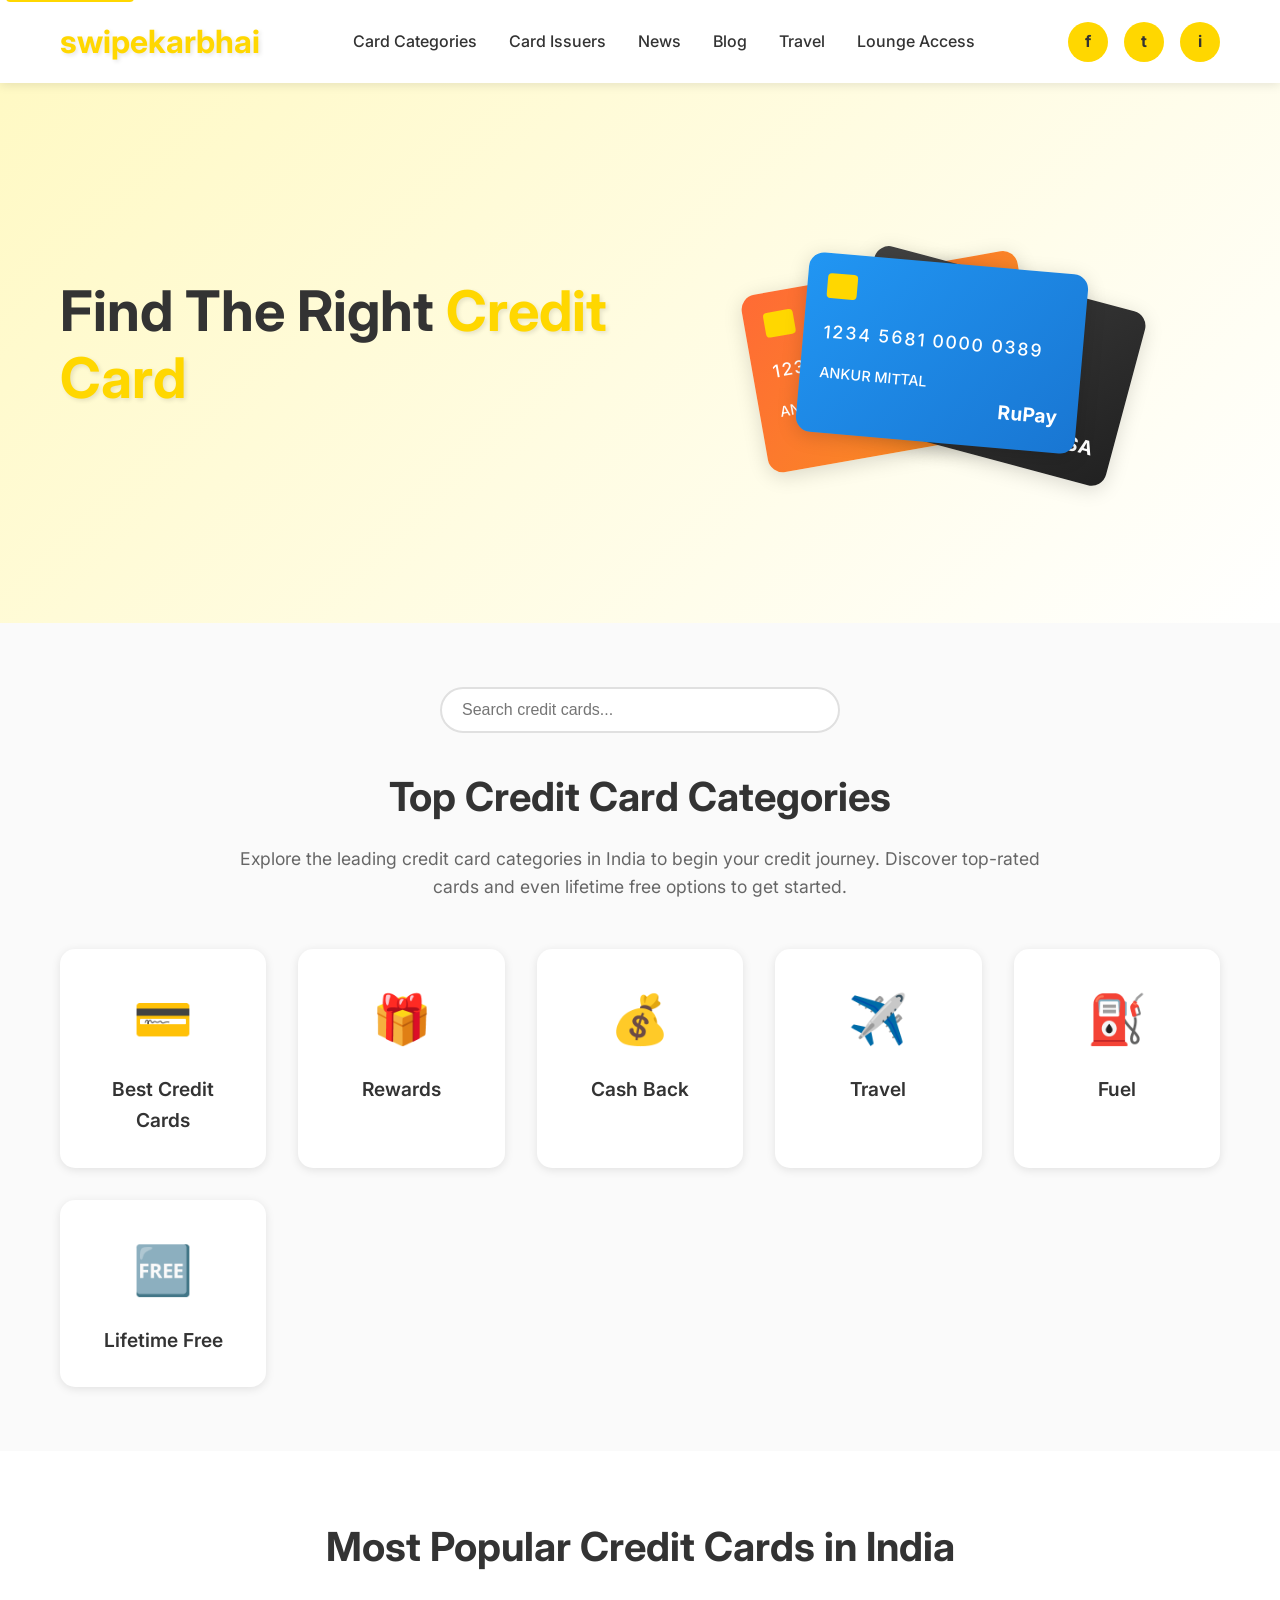
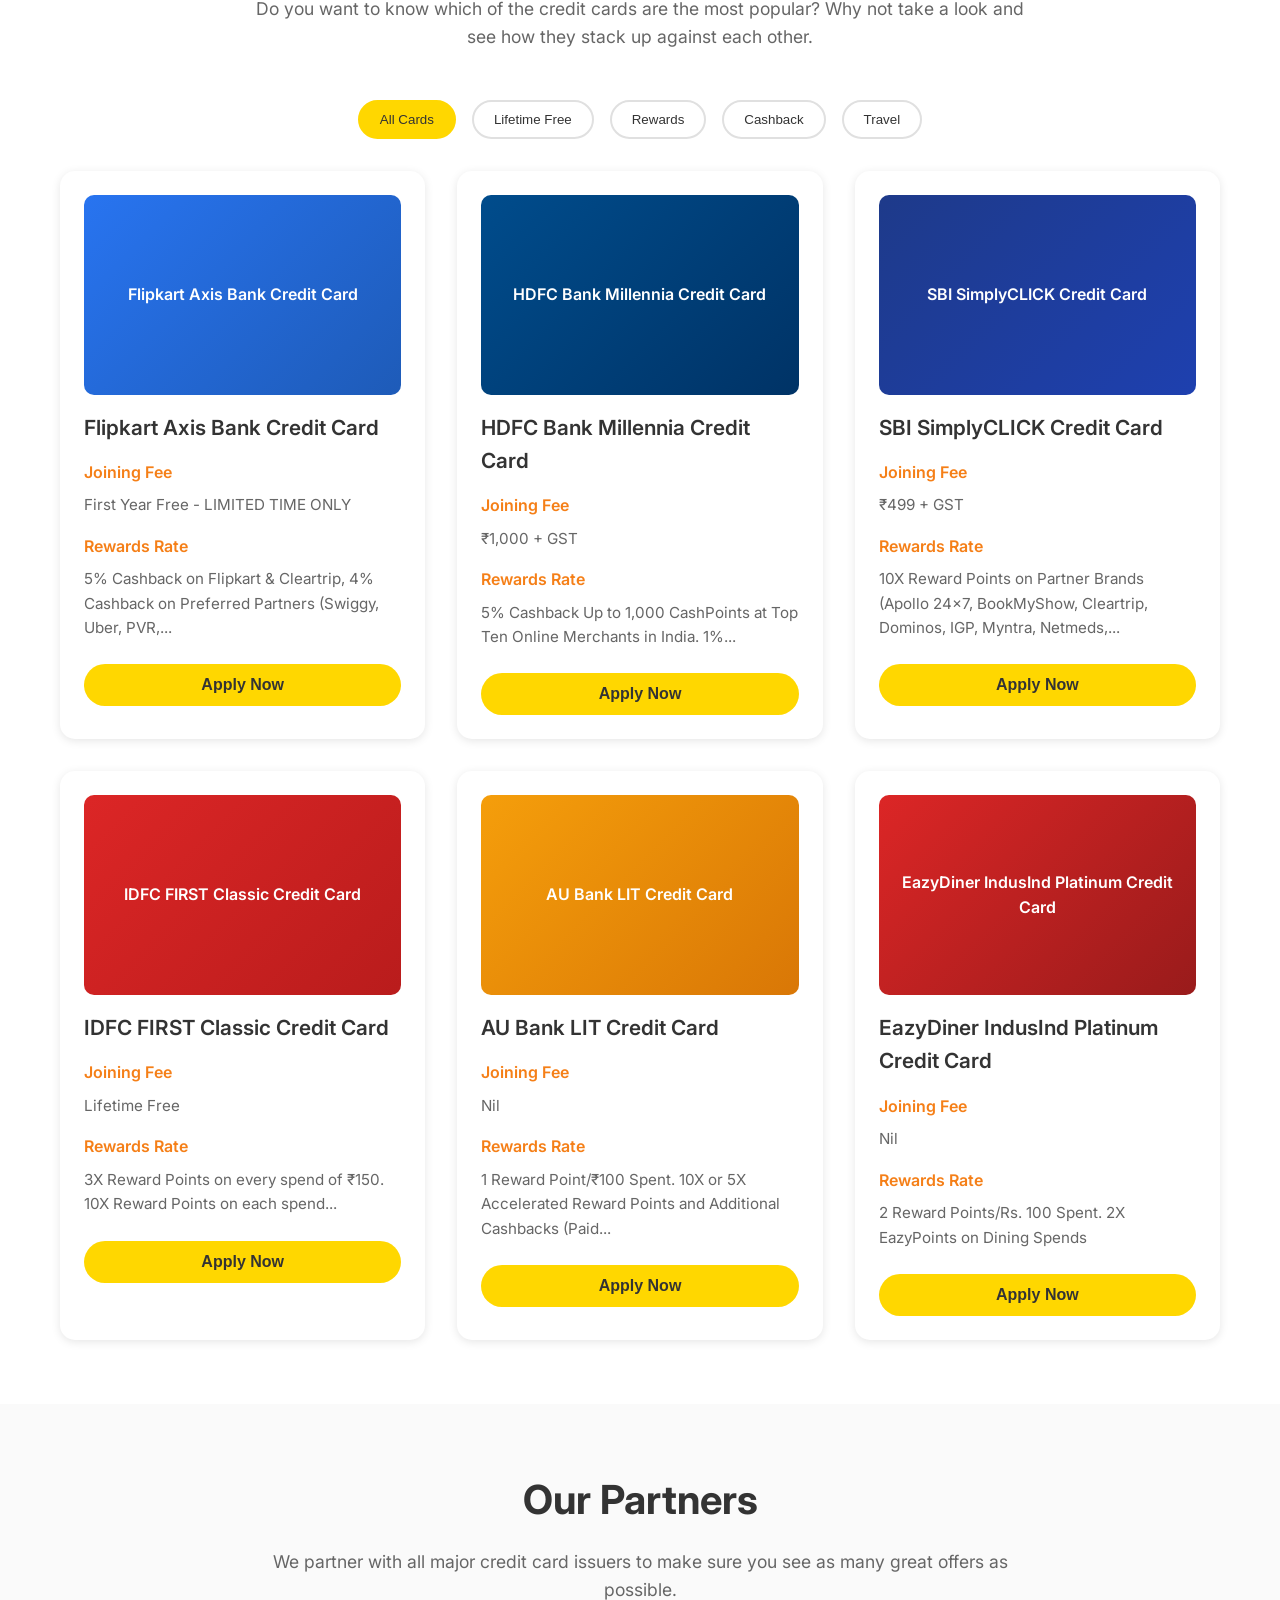
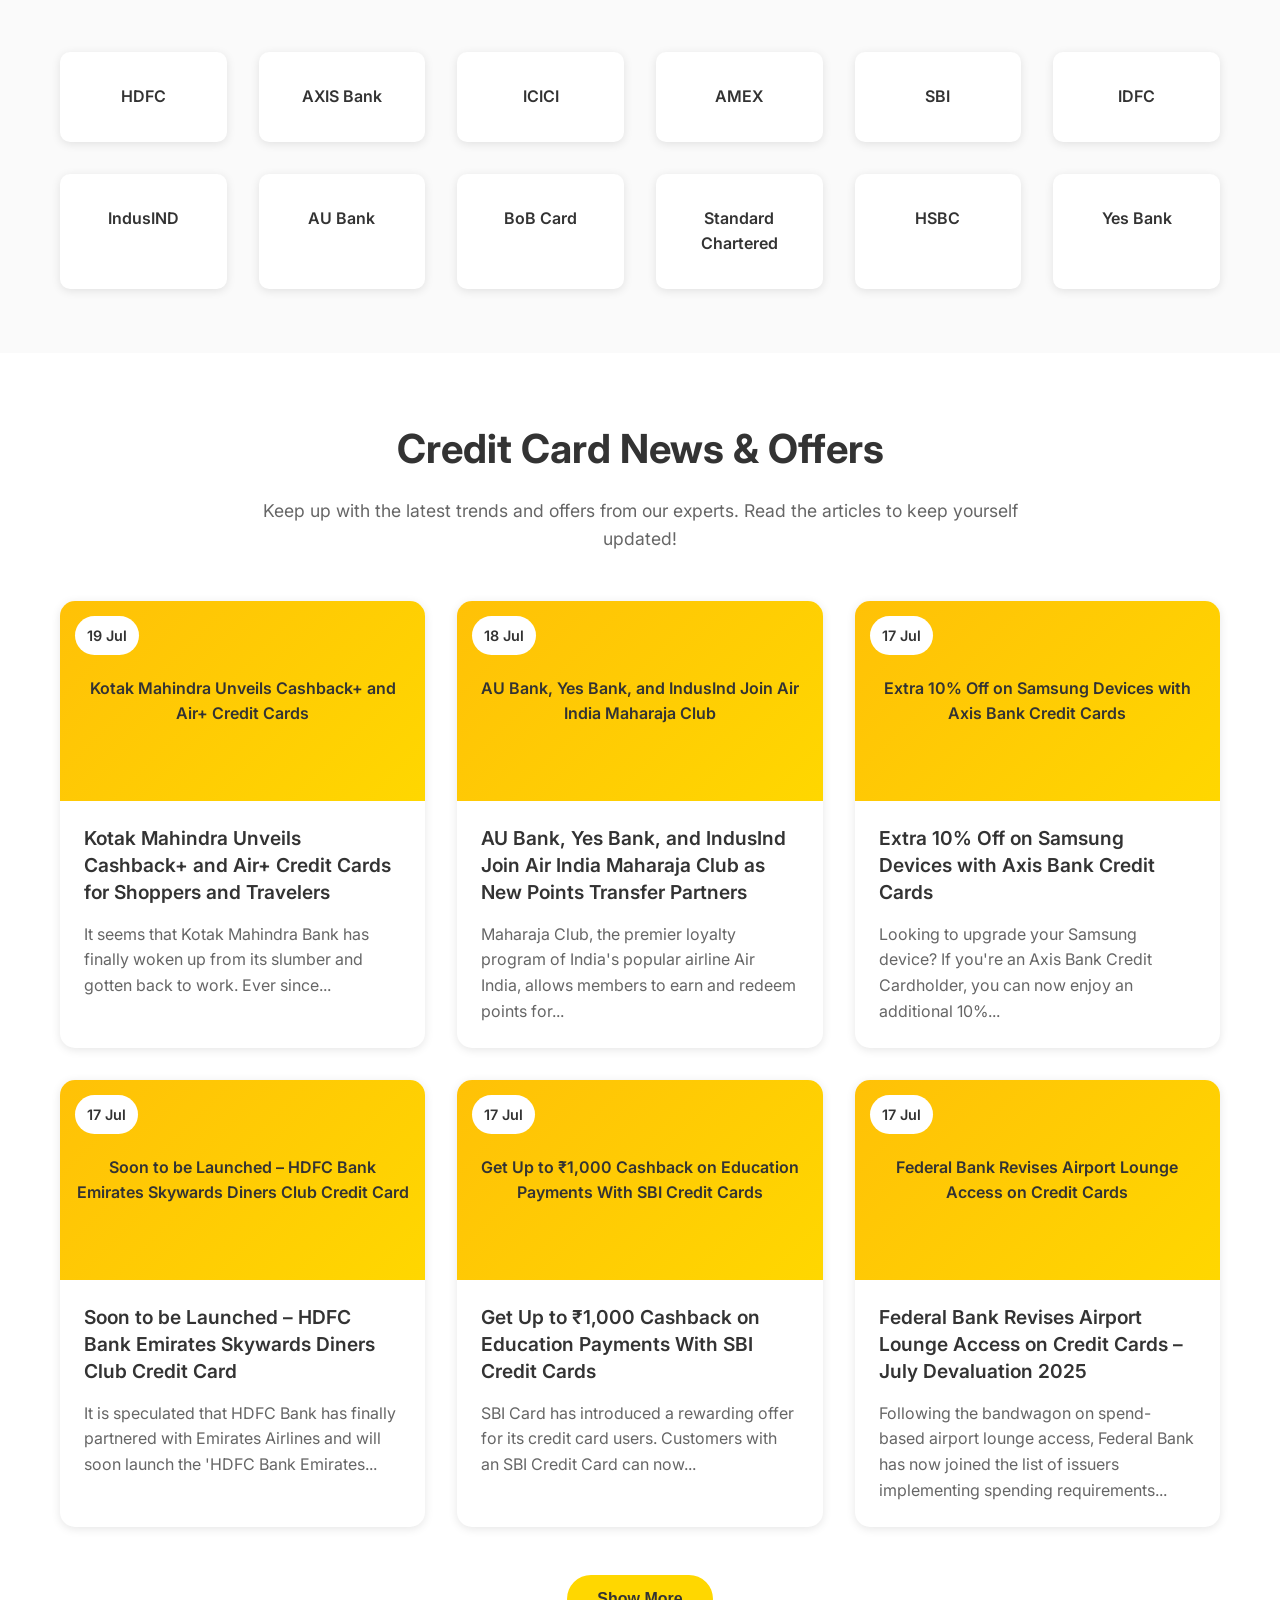
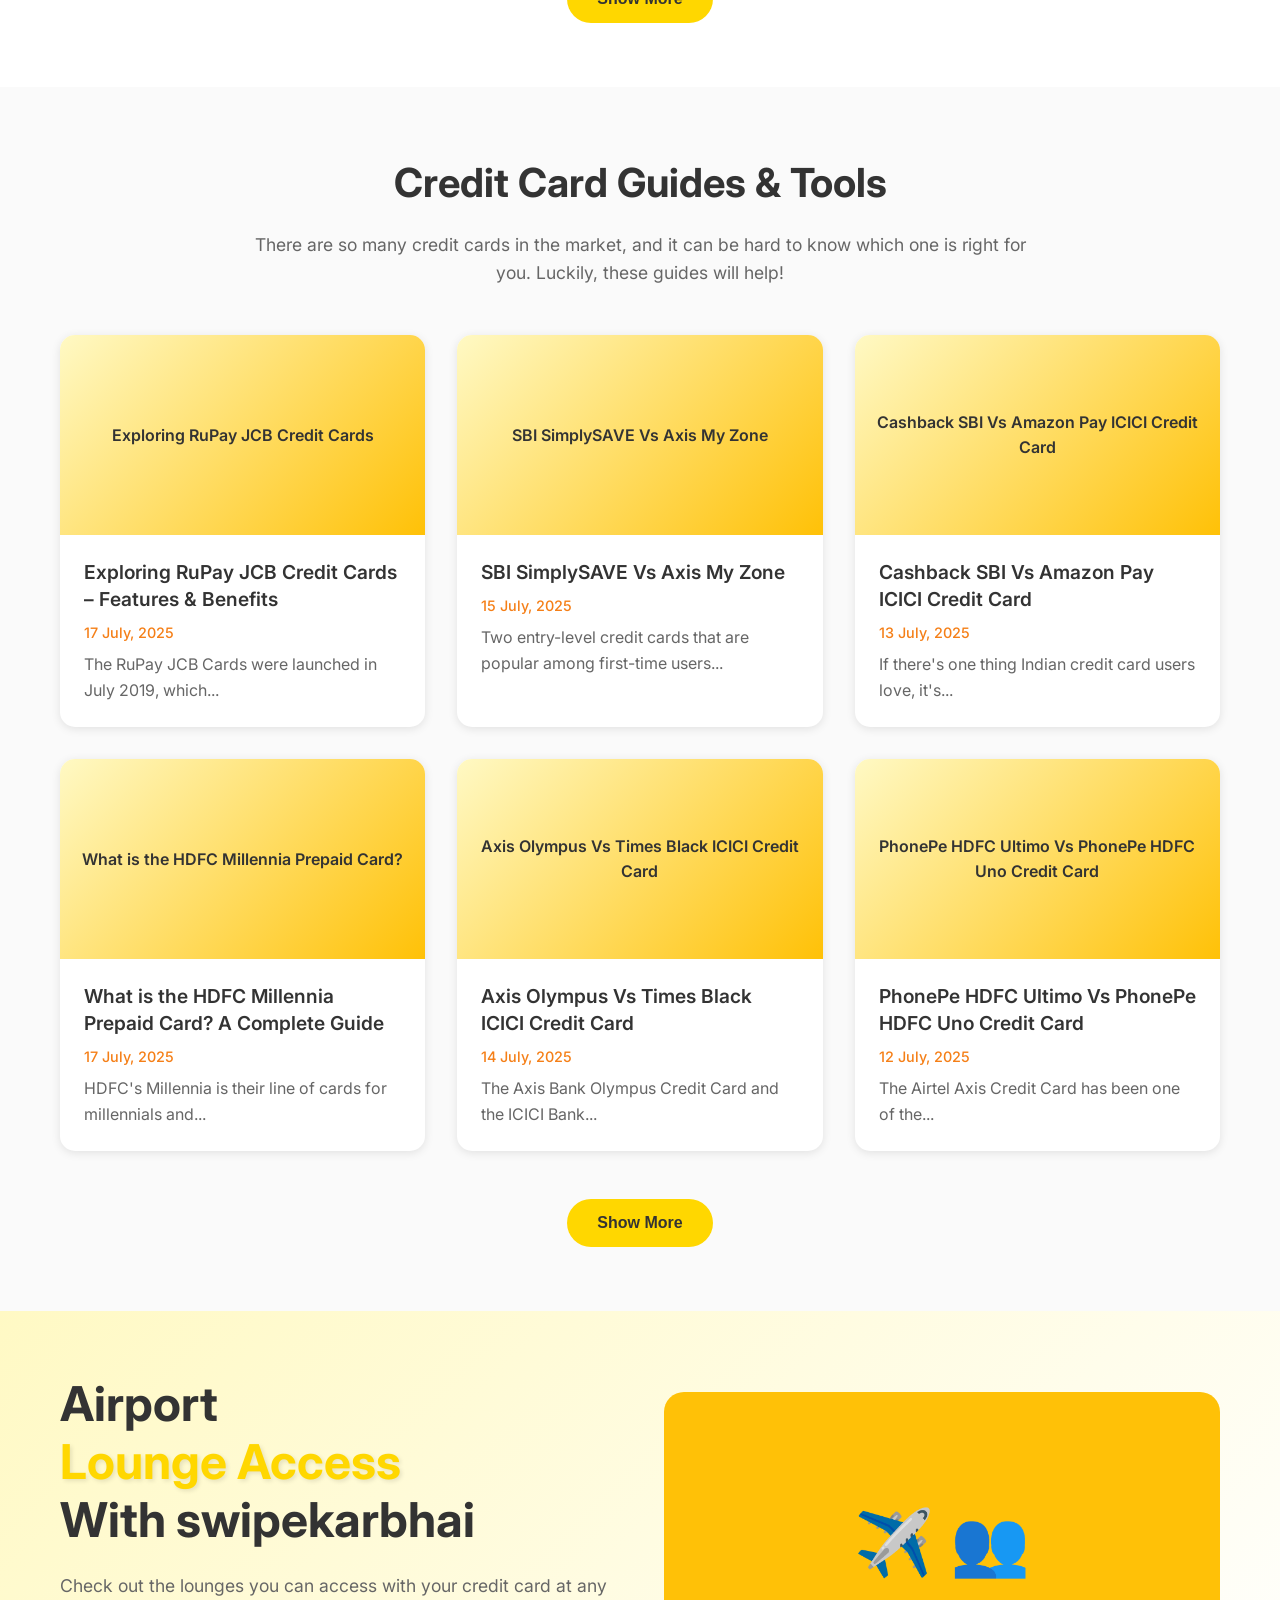
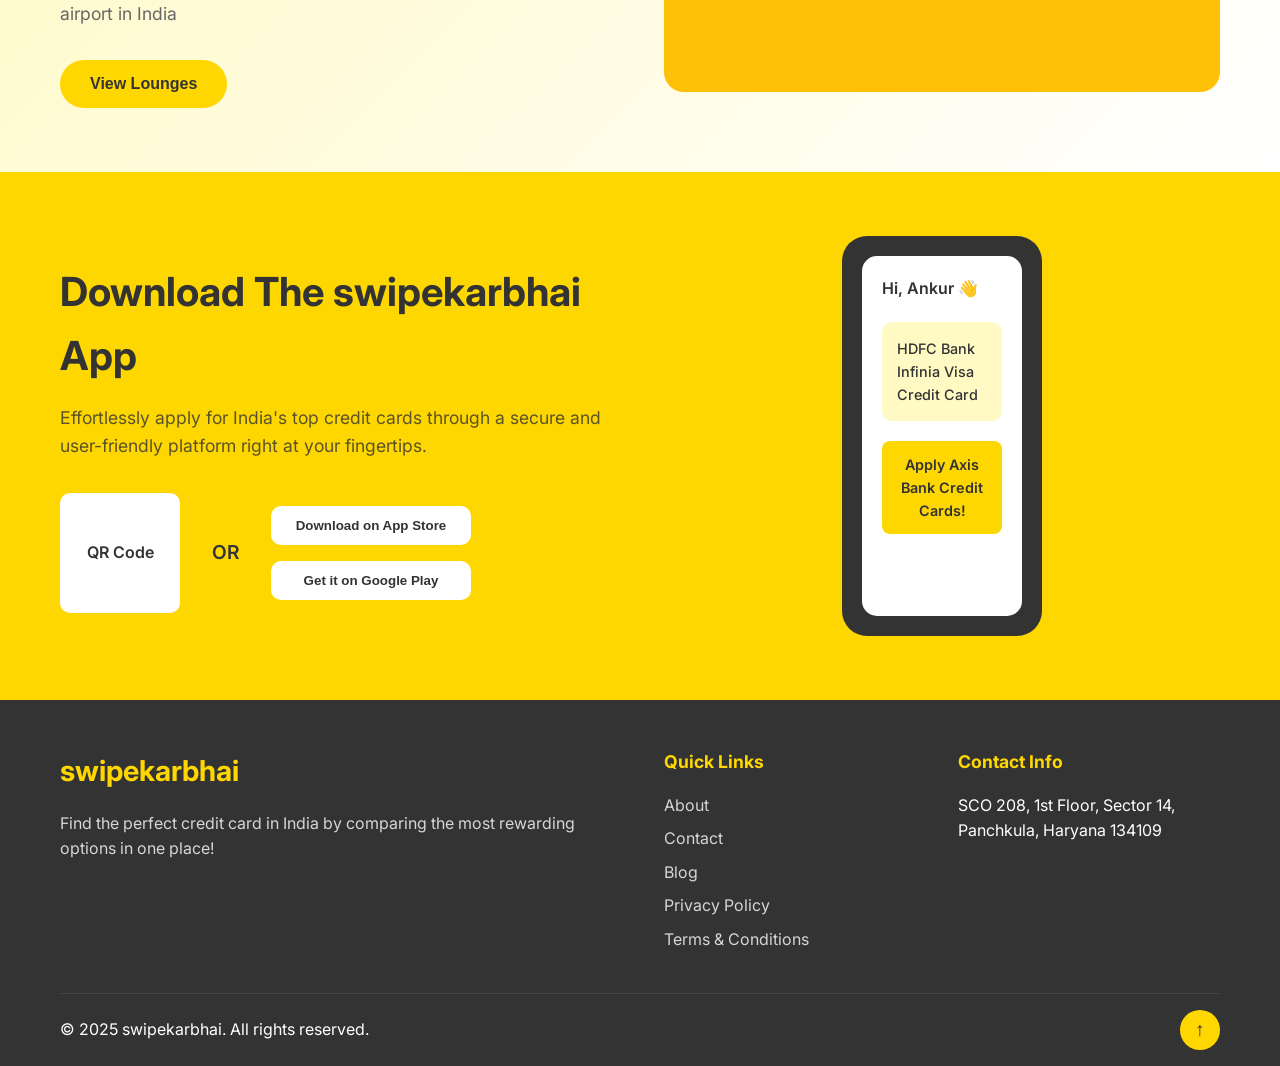
<file: index.html>
<!DOCTYPE html>
<html lang="en">
<head>
    <meta charset="UTF-8">
    <meta name="viewport" content="width=device-width, initial-scale=1.0">
    <title>Compare Credit Cards & Apply Online - swipekarbhai</title>
    <meta name="description" content="Find the perfect credit card in India by comparing the most rewarding options in one place! Compare credit cards and apply online with swipekarbhai.">
    <link rel="stylesheet" href="styles.css">
    <link href="https://fonts.googleapis.com/css2?family=Inter:wght@300;400;500;600;700&display=swap" rel="stylesheet">
</head>
<body>
    <!-- Skip to content link -->
    <a href="#content" class="skip-link">Skip to content</a>

    <!-- Header -->
    <header class="header">
        <div class="container">
            <div class="header-content">
                <div class="logo">
                    <h1>swipekarbhai</h1>
                </div>
                <nav class="nav">
                    <ul class="nav-list">
                        <li><a href="#categories">Card Categories</a></li>
                        <li><a href="#issuers">Card Issuers</a></li>
                        <li><a href="#news">News</a></li>
                        <li><a href="#blog">Blog</a></li>
                        <li><a href="#travel">Travel</a></li>
                        <li><a href="#lounge">Lounge Access</a></li>
                    </ul>
                </nav>
                <div class="social-links">
                    <a href="#" aria-label="Facebook">f</a>
                    <a href="#" aria-label="Twitter">t</a>
                    <a href="#" aria-label="Instagram">i</a>
                </div>
            </div>
        </div>
    </header>

    <!-- Main Content -->
    <main id="content">
        <!-- Hero Section -->
        <section class="hero">
            <div class="container">
                <div class="hero-content">
                    <div class="hero-text">
                        <h1>Find The Right <span class="highlight">Credit Card</span></h1>
                    </div>
                    <div class="hero-image">
                        <div class="credit-cards">
                            <div class="card card-orange">
                                <div class="card-chip"></div>
                                <div class="card-number">1234 5678 9012 3456</div>
                                <div class="card-name">ANSHIKA MITTAL</div>
                            </div>
                            <div class="card card-blue">
                                <div class="card-chip"></div>
                                <div class="card-number">1234 5681 0000 0389</div>
                                <div class="card-name">ANKUR MITTAL</div>
                                <div class="card-logo">RuPay</div>
                            </div>
                            <div class="card card-dark">
                                <div class="card-chip"></div>
                                <div class="card-number">0389</div>
                                <div class="card-logo">VISA</div>
                            </div>
                        </div>
                    </div>
                </div>
            </div>
        </section>

        <!-- Top Credit Card Categories -->
        <section id="categories" class="categories">
            <div class="container">
                <h2>Top Credit Card Categories</h2>
                <p class="section-subtitle">Explore the leading credit card categories in India to begin your credit journey. Discover top-rated cards and even lifetime free options to get started.</p>
                
                <div class="category-grid">
                    <div class="category-item">
                        <div class="category-icon">💳</div>
                        <h3>Best Credit Cards</h3>
                    </div>
                    <div class="category-item">
                        <div class="category-icon">🎁</div>
                        <h3>Rewards</h3>
                    </div>
                    <div class="category-item">
                        <div class="category-icon">💰</div>
                        <h3>Cash Back</h3>
                    </div>
                    <div class="category-item">
                        <div class="category-icon">✈️</div>
                        <h3>Travel</h3>
                    </div>
                    <div class="category-item">
                        <div class="category-icon">⛽</div>
                        <h3>Fuel</h3>
                    </div>
                    <div class="category-item">
                        <div class="category-icon">🆓</div>
                        <h3>Lifetime Free</h3>
                    </div>
                </div>
            </div>
        </section>

        <!-- Most Popular Credit Cards -->
        <section class="popular-cards">
            <div class="container">
                <h2>Most Popular Credit Cards in India</h2>
                <p class="section-subtitle">Do you want to know which of the credit cards are the most popular? Why not take a look and see how they stack up against each other.</p>
                
                <div class="cards-grid">
                    <div class="card-item">
                        <div class="card-image">
                            <div class="card-placeholder flipkart-card">Flipkart Axis Bank Credit Card</div>
                        </div>
                        <h3>Flipkart Axis Bank Credit Card</h3>
                        <div class="card-details">
                            <div class="detail-item">
                                <strong>Joining Fee</strong>
                                <p>First Year Free - LIMITED TIME ONLY</p>
                            </div>
                            <div class="detail-item">
                                <strong>Rewards Rate</strong>
                                <p>5% Cashback on Flipkart & Cleartrip, 4% Cashback on Preferred Partners (Swiggy, Uber, PVR,...</p>
                            </div>
                        </div>
                        <button class="apply-btn">Apply Now</button>
                    </div>

                    <div class="card-item">
                        <div class="card-image">
                            <div class="card-placeholder hdfc-card">HDFC Bank Millennia Credit Card</div>
                        </div>
                        <h3>HDFC Bank Millennia Credit Card</h3>
                        <div class="card-details">
                            <div class="detail-item">
                                <strong>Joining Fee</strong>
                                <p>₹1,000 + GST</p>
                            </div>
                            <div class="detail-item">
                                <strong>Rewards Rate</strong>
                                <p>5% Cashback Up to 1,000 CashPoints at Top Ten Online Merchants in India. 1%...</p>
                            </div>
                        </div>
                        <button class="apply-btn">Apply Now</button>
                    </div>

                    <div class="card-item">
                        <div class="card-image">
                            <div class="card-placeholder sbi-card">SBI SimplyCLICK Credit Card</div>
                        </div>
                        <h3>SBI SimplyCLICK Credit Card</h3>
                        <div class="card-details">
                            <div class="detail-item">
                                <strong>Joining Fee</strong>
                                <p>₹499 + GST</p>
                            </div>
                            <div class="detail-item">
                                <strong>Rewards Rate</strong>
                                <p>10X Reward Points on Partner Brands (Apollo 24×7, BookMyShow, Cleartrip, Dominos, IGP, Myntra, Netmeds,...</p>
                            </div>
                        </div>
                        <button class="apply-btn">Apply Now</button>
                    </div>

                    <div class="card-item">
                        <div class="card-image">
                            <div class="card-placeholder idfc-card">IDFC FIRST Classic Credit Card</div>
                        </div>
                        <h3>IDFC FIRST Classic Credit Card</h3>
                        <div class="card-details">
                            <div class="detail-item">
                                <strong>Joining Fee</strong>
                                <p>Lifetime Free</p>
                            </div>
                            <div class="detail-item">
                                <strong>Rewards Rate</strong>
                                <p>3X Reward Points on every spend of ₹150. 10X Reward Points on each spend...</p>
                            </div>
                        </div>
                        <button class="apply-btn">Apply Now</button>
                    </div>

                    <div class="card-item">
                        <div class="card-image">
                            <div class="card-placeholder au-card">AU Bank LIT Credit Card</div>
                        </div>
                        <h3>AU Bank LIT Credit Card</h3>
                        <div class="card-details">
                            <div class="detail-item">
                                <strong>Joining Fee</strong>
                                <p>Nil</p>
                            </div>
                            <div class="detail-item">
                                <strong>Rewards Rate</strong>
                                <p>1 Reward Point/₹100 Spent. 10X or 5X Accelerated Reward Points and Additional Cashbacks (Paid...</p>
                            </div>
                        </div>
                        <button class="apply-btn">Apply Now</button>
                    </div>

                    <div class="card-item">
                        <div class="card-image">
                            <div class="card-placeholder eazydiner-card">EazyDiner IndusInd Platinum Credit Card</div>
                        </div>
                        <h3>EazyDiner IndusInd Platinum Credit Card</h3>
                        <div class="card-details">
                            <div class="detail-item">
                                <strong>Joining Fee</strong>
                                <p>Nil</p>
                            </div>
                            <div class="detail-item">
                                <strong>Rewards Rate</strong>
                                <p>2 Reward Points/Rs. 100 Spent. 2X EazyPoints on Dining Spends</p>
                            </div>
                        </div>
                        <button class="apply-btn">Apply Now</button>
                    </div>
                </div>
            </div>
        </section>

        <!-- Our Partners -->
        <section id="issuers" class="partners">
            <div class="container">
                <h2>Our Partners</h2>
                <p class="section-subtitle">We partner with all major credit card issuers to make sure you see as many great offers as possible.</p>
                
                <div class="partners-grid">
                    <div class="partner-item">HDFC</div>
                    <div class="partner-item">AXIS Bank</div>
                    <div class="partner-item">ICICI</div>
                    <div class="partner-item">AMEX</div>
                    <div class="partner-item">SBI</div>
                    <div class="partner-item">IDFC</div>
                    <div class="partner-item">IndusIND</div>
                    <div class="partner-item">AU Bank</div>
                    <div class="partner-item">BoB Card</div>
                    <div class="partner-item">Standard Chartered</div>
                    <div class="partner-item">HSBC</div>
                    <div class="partner-item">Yes Bank</div>
                </div>
            </div>
        </section>

        <!-- Credit Card News & Offers -->
        <section id="news" class="news">
            <div class="container">
                <h2>Credit Card News & Offers</h2>
                <p class="section-subtitle">Keep up with the latest trends and offers from our experts. Read the articles to keep yourself updated!</p>
                
                <div class="news-grid">
                    <article class="news-item">
                        <div class="news-image">
                            <div class="news-placeholder">Kotak Mahindra Unveils Cashback+ and Air+ Credit Cards</div>
                            <div class="news-date">19 Jul</div>
                        </div>
                        <h3>Kotak Mahindra Unveils Cashback+ and Air+ Credit Cards for Shoppers and Travelers</h3>
                        <p>It seems that Kotak Mahindra Bank has finally woken up from its slumber and gotten back to work. Ever since...</p>
                    </article>

                    <article class="news-item">
                        <div class="news-image">
                            <div class="news-placeholder">AU Bank, Yes Bank, and IndusInd Join Air India Maharaja Club</div>
                            <div class="news-date">18 Jul</div>
                        </div>
                        <h3>AU Bank, Yes Bank, and IndusInd Join Air India Maharaja Club as New Points Transfer Partners</h3>
                        <p>Maharaja Club, the premier loyalty program of India's popular airline Air India, allows members to earn and redeem points for...</p>
                    </article>

                    <article class="news-item">
                        <div class="news-image">
                            <div class="news-placeholder">Extra 10% Off on Samsung Devices with Axis Bank Credit Cards</div>
                            <div class="news-date">17 Jul</div>
                        </div>
                        <h3>Extra 10% Off on Samsung Devices with Axis Bank Credit Cards</h3>
                        <p>Looking to upgrade your Samsung device? If you're an Axis Bank Credit Cardholder, you can now enjoy an additional 10%...</p>
                    </article>

                    <article class="news-item">
                        <div class="news-image">
                            <div class="news-placeholder">Soon to be Launched – HDFC Bank Emirates Skywards Diners Club Credit Card</div>
                            <div class="news-date">17 Jul</div>
                        </div>
                        <h3>Soon to be Launched – HDFC Bank Emirates Skywards Diners Club Credit Card</h3>
                        <p>It is speculated that HDFC Bank has finally partnered with Emirates Airlines and will soon launch the 'HDFC Bank Emirates...</p>
                    </article>

                    <article class="news-item">
                        <div class="news-image">
                            <div class="news-placeholder">Get Up to ₹1,000 Cashback on Education Payments With SBI Credit Cards</div>
                            <div class="news-date">17 Jul</div>
                        </div>
                        <h3>Get Up to ₹1,000 Cashback on Education Payments With SBI Credit Cards</h3>
                        <p>SBI Card has introduced a rewarding offer for its credit card users. Customers with an SBI Credit Card can now...</p>
                    </article>

                    <article class="news-item">
                        <div class="news-image">
                            <div class="news-placeholder">Federal Bank Revises Airport Lounge Access on Credit Cards</div>
                            <div class="news-date">17 Jul</div>
                        </div>
                        <h3>Federal Bank Revises Airport Lounge Access on Credit Cards – July Devaluation 2025</h3>
                        <p>Following the bandwagon on spend-based airport lounge access, Federal Bank has now joined the list of issuers implementing spending requirements...</p>
                    </article>
                </div>
                
                <div class="show-more">
                    <button class="show-more-btn">Show More</button>
                </div>
            </div>
        </section>

        <!-- Credit Card Guides & Tools -->
        <section id="blog" class="guides">
            <div class="container">
                <h2>Credit Card Guides & Tools</h2>
                <p class="section-subtitle">There are so many credit cards in the market, and it can be hard to know which one is right for you. Luckily, these guides will help!</p>
                
                <div class="guides-grid">
                    <article class="guide-item">
                        <div class="guide-image">
                            <div class="guide-placeholder">Exploring RuPay JCB Credit Cards</div>
                        </div>
                        <h3>Exploring RuPay JCB Credit Cards – Features & Benefits</h3>
                        <div class="guide-date">17 July, 2025</div>
                        <p>The RuPay JCB Cards were launched in July 2019, which...</p>
                    </article>

                    <article class="guide-item">
                        <div class="guide-image">
                            <div class="guide-placeholder">SBI SimplySAVE Vs Axis My Zone</div>
                        </div>
                        <h3>SBI SimplySAVE Vs Axis My Zone</h3>
                        <div class="guide-date">15 July, 2025</div>
                        <p>Two entry-level credit cards that are popular among first-time users...</p>
                    </article>

                    <article class="guide-item">
                        <div class="guide-image">
                            <div class="guide-placeholder">Cashback SBI Vs Amazon Pay ICICI Credit Card</div>
                        </div>
                        <h3>Cashback SBI Vs Amazon Pay ICICI Credit Card</h3>
                        <div class="guide-date">13 July, 2025</div>
                        <p>If there's one thing Indian credit card users love, it's...</p>
                    </article>

                    <article class="guide-item">
                        <div class="guide-image">
                            <div class="guide-placeholder">What is the HDFC Millennia Prepaid Card?</div>
                        </div>
                        <h3>What is the HDFC Millennia Prepaid Card? A Complete Guide</h3>
                        <div class="guide-date">17 July, 2025</div>
                        <p>HDFC's Millennia is their line of cards for millennials and...</p>
                    </article>

                    <article class="guide-item">
                        <div class="guide-image">
                            <div class="guide-placeholder">Axis Olympus Vs Times Black ICICI Credit Card</div>
                        </div>
                        <h3>Axis Olympus Vs Times Black ICICI Credit Card</h3>
                        <div class="guide-date">14 July, 2025</div>
                        <p>The Axis Bank Olympus Credit Card and the ICICI Bank...</p>
                    </article>

                    <article class="guide-item">
                        <div class="guide-image">
                            <div class="guide-placeholder">PhonePe HDFC Ultimo Vs PhonePe HDFC Uno Credit Card</div>
                        </div>
                        <h3>PhonePe HDFC Ultimo Vs PhonePe HDFC Uno Credit Card</h3>
                        <div class="guide-date">12 July, 2025</div>
                        <p>The Airtel Axis Credit Card has been one of the...</p>
                    </article>
                </div>
                
                <div class="show-more">
                    <button class="show-more-btn">Show More</button>
                </div>
            </div>
        </section>

        <!-- Airport Lounge Access -->
        <section id="lounge" class="lounge-access">
            <div class="container">
                <div class="lounge-content">
                    <div class="lounge-text">
                        <h2>Airport<br><span class="highlight">Lounge Access</span><br>With swipekarbhai</h2>
                        <p>Check out the lounges you can access with your credit card at any airport in India</p>
                        <button class="view-lounges-btn">View Lounges</button>
                    </div>
                    <div class="lounge-image">
                        <div class="lounge-illustration">
                            <div class="person-at-airport">✈️ 👥</div>
                        </div>
                    </div>
                </div>
            </div>
        </section>

        <!-- Download App -->
        <section class="download-app">
            <div class="container">
                <div class="app-content">
                    <div class="app-text">
                        <h2>Download The swipekarbhai App</h2>
                        <p>Effortlessly apply for India's top credit cards through a secure and user-friendly platform right at your fingertips.</p>
                        
                        <div class="download-options">
                            <div class="qr-code">
                                <div class="qr-placeholder">QR Code</div>
                            </div>
                            <div class="or-divider">OR</div>
                            <div class="store-buttons">
                                <button class="store-btn app-store">Download on App Store</button>
                                <button class="store-btn google-play">Get it on Google Play</button>
                            </div>
                        </div>
                    </div>
                    <div class="app-image">
                        <div class="phone-mockup">
                            <div class="phone-screen">
                                <div class="app-interface">
                                    <div class="app-header">Hi, Ankur 👋</div>
                                    <div class="app-card">HDFC Bank Infinia Visa Credit Card</div>
                                    <div class="app-button">Apply Axis Bank Credit Cards!</div>
                                </div>
                            </div>
                        </div>
                    </div>
                </div>
            </div>
        </section>
    </main>

    <!-- Footer -->
    <footer class="footer">
        <div class="container">
            <div class="footer-content">
                <div class="footer-brand">
                    <h3>swipekarbhai</h3>
                    <p>Find the perfect credit card in India by comparing the most rewarding options in one place!</p>
                </div>
                
                <div class="footer-links">
                    <div class="footer-column">
                        <h4>Quick Links</h4>
                        <ul>
                            <li><a href="#">About</a></li>
                            <li><a href="#">Contact</a></li>
                            <li><a href="#">Blog</a></li>
                            <li><a href="#">Privacy Policy</a></li>
                            <li><a href="#">Terms & Conditions</a></li>
                        </ul>
                    </div>
                    
                    <div class="footer-column">
                        <h4>Contact Info</h4>
                        <p>SCO 208, 1st Floor, Sector 14, Panchkula, Haryana 134109</p>
                    </div>
                </div>
            </div>
            
            <div class="footer-bottom">
                <p>&copy; 2025 swipekarbhai. All rights reserved.</p>
                <button class="scroll-to-top" onclick="scrollToTop()">↑</button>
            </div>
        </div>
    </footer>

    <script src="script.js"></script>
</body>
</html>
</file>
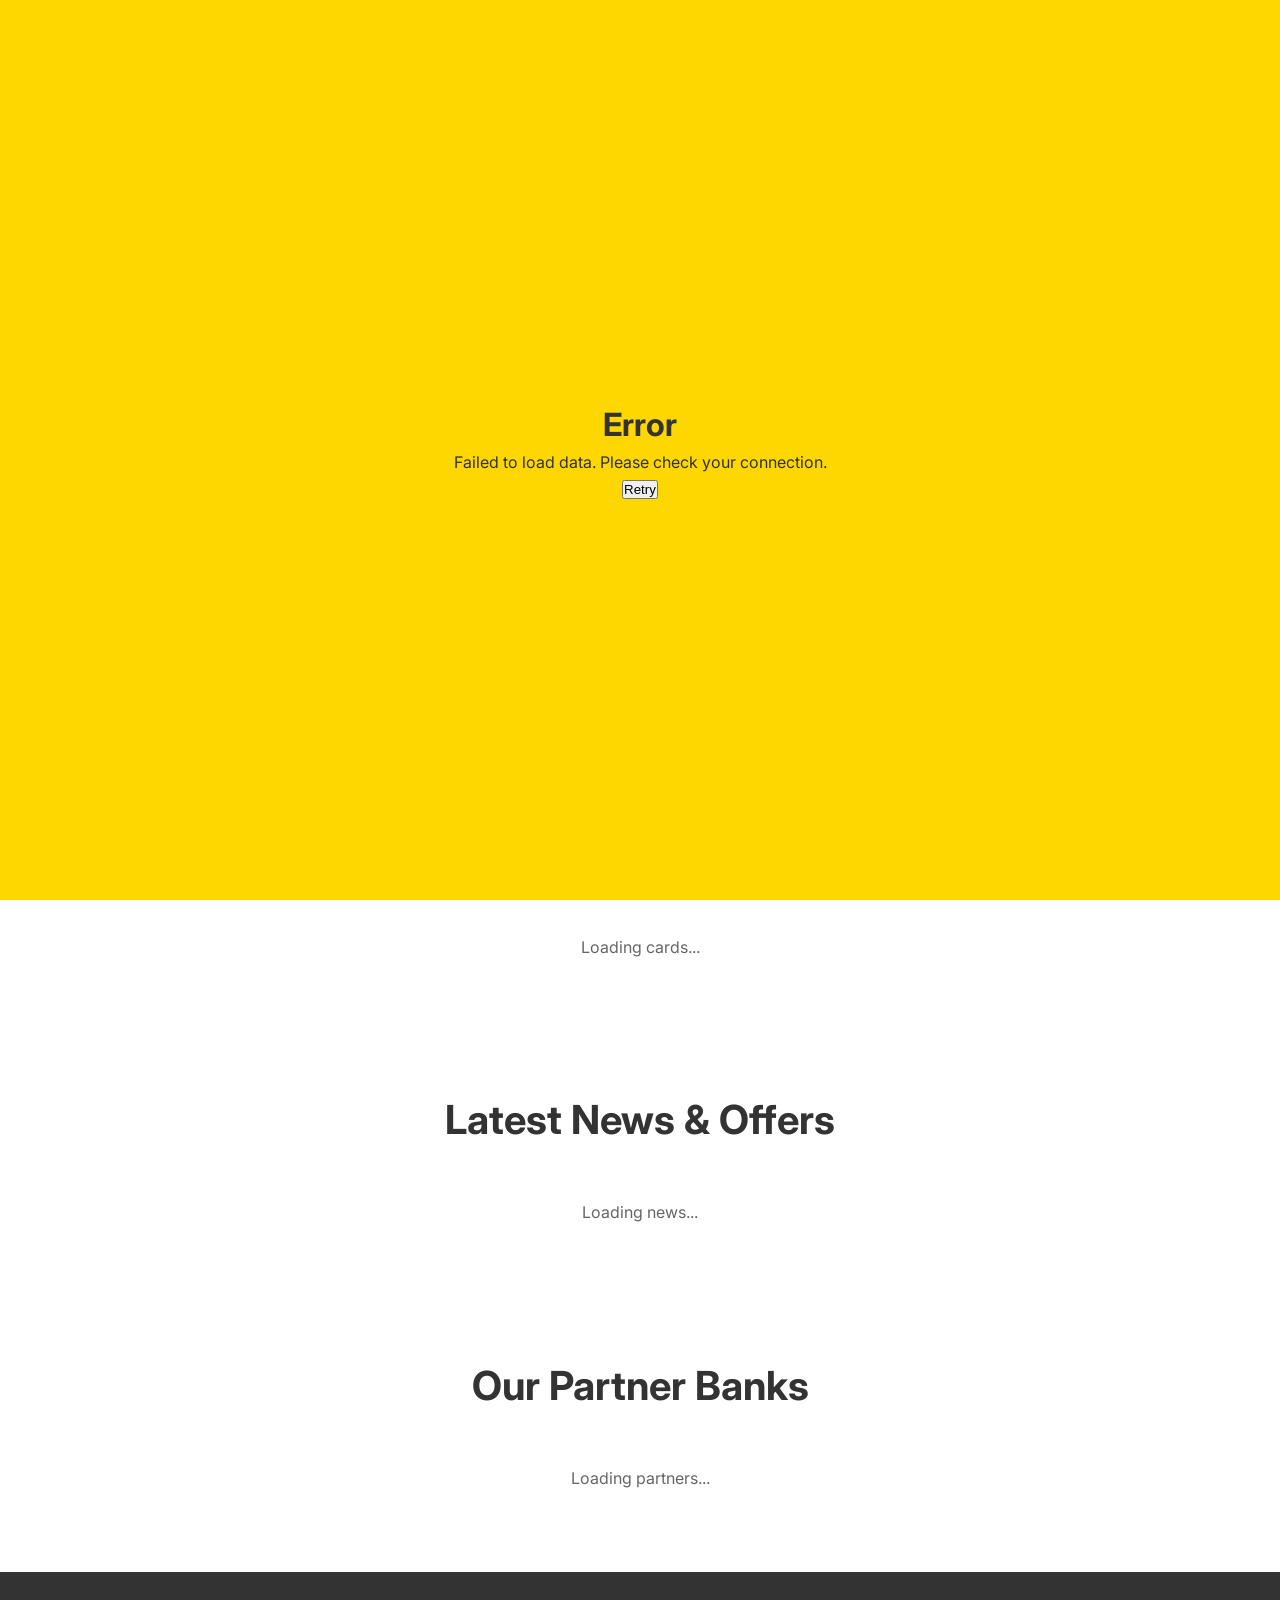
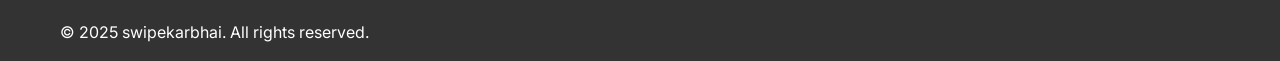
<file: app.html>
<!DOCTYPE html>
<html lang="en">
<head>
    <meta charset="UTF-8">
    <meta name="viewport" content="width=device-width, initial-scale=1.0">
    <title>swipekarbhai - Full Stack Credit Card Comparison</title>
    <link rel="stylesheet" href="styles.css">
    <link href="https://fonts.googleapis.com/css2?family=Inter:wght@300;400;500;600;700&display=swap" rel="stylesheet">
</head>
<body>
    <div class="loading-screen" id="loadingScreen">
        <div class="loading-content">
            <h1>swipekarbhai</h1>
            <div class="loading-spinner"></div>
            <p>Loading credit cards...</p>
        </div>
    </div>

    <header class="header">
        <div class="container">
            <div class="header-content">
                <div class="logo">
                    <h1>swipekarbhai</h1>
                </div>
                <nav class="nav">
                    <ul class="nav-list">
                        <li><a href="#cards">Cards</a></li>
                        <li><a href="#news">News</a></li>
                        <li><a href="#guides">Guides</a></li>
                        <li><a href="#partners">Partners</a></li>
                    </ul>
                </nav>
            </div>
        </div>
    </header>

    <main>
        <section class="hero">
            <div class="container">
                <h1>Find The Right <span class="highlight">Credit Card</span></h1>
                <p>Compare credit cards from all major banks in India</p>
            </div>
        </section>

        <section class="search-section">
            <div class="container">
                <input type="text" id="searchInput" placeholder="Search credit cards..." class="search-input">
                <div class="filter-buttons">
                    <button class="filter-btn active" data-category="all">All Cards</button>
                    <button class="filter-btn" data-category="cashback">Cashback</button>
                    <button class="filter-btn" data-category="rewards">Rewards</button>
                    <button class="filter-btn" data-category="dining">Dining</button>
                    <button class="filter-btn" data-category="lifetime-free">Lifetime Free</button>
                </div>
            </div>
        </section>

        <section id="cards" class="cards-section">
            <div class="container">
                <h2>Credit Cards</h2>
                <div id="cardsContainer" class="cards-grid">
                    <div class="loading">Loading cards...</div>
                </div>
            </div>
        </section>

        <section id="news" class="news-section">
            <div class="container">
                <h2>Latest News & Offers</h2>
                <div id="newsContainer" class="news-grid">
                    <div class="loading">Loading news...</div>
                </div>
            </div>
        </section>

        <section id="partners" class="partners-section">
            <div class="container">
                <h2>Our Partner Banks</h2>
                <div id="partnersContainer" class="partners-grid">
                    <div class="loading">Loading partners...</div>
                </div>
            </div>
        </section>
    </main>

    <footer class="footer">
        <div class="container">
            <p>&copy; 2025 swipekarbhai. All rights reserved.</p>
        </div>
    </footer>

    <script>
        // API Configuration
        const API_BASE_URL = 'http://localhost:5001';
        
        // Loading states
        let cards = [];
        let news = [];
        let partners = [];
        
        // Initialize
        document.addEventListener('DOMContentLoaded', function() {
            loadData();
            setupEventListeners();
        });
        
        async function loadData() {
            try {
                // Load all data
                const [cardsData, newsData, partnersData] = await Promise.all([
                    fetch(`${API_BASE_URL}/api/cards`).then(r => r.json()),
                    fetch(`${API_BASE_URL}/api/news`).then(r => r.json()),
                    fetch(`${API_BASE_URL}/api/partners`).then(r => r.json())
                ]);
                
                cards = cardsData.cards;
                news = newsData.news;
                partners = partnersData.partners;
                
                renderCards(cards);
                renderNews(news);
                renderPartners(partners);
                
                hideLoading();
                
            } catch (error) {
                console.error('Error loading data:', error);
                showError('Failed to load data. Please check your connection.');
            }
        }
        
        function renderCards(cardsToRender) {
            const container = document.getElementById('cardsContainer');
            container.innerHTML = '';
            
            cardsToRender.forEach(card => {
                const cardElement = createCardElement(card);
                container.appendChild(cardElement);
            });
        }
        
        function createCardElement(card) {
            const div = document.createElement('div');
            div.className = 'card-item';
            div.innerHTML = `
                <div class="card-image">
                    <div class="card-placeholder">${card.name}</div>
                </div>
                <h3>${card.name}</h3>
                <div class="card-details">
                    <div class="detail-item">
                        <strong>Joining Fee</strong>
                        <p>${card.joining_fee}</p>
                    </div>
                    <div class="detail-item">
                        <strong>Rewards Rate</strong>
                        <p>${card.rewards_rate}</p>
                    </div>
                    <div class="detail-item">
                        <strong>Benefits</strong>
                        <ul>
                            ${card.benefits.map(benefit => `<li>${benefit}</li>`).join('')}
                        </ul>
                    </div>
                </div>
                <button class="apply-btn" onclick="applyCard('${card.id}')">Apply Now</button>
            `;
            return div;
        }
        
        function renderNews(newsItems) {
            const container = document.getElementById('newsContainer');
            container.innerHTML = '';
            
            newsItems.forEach(item => {
                const newsElement = document.createElement('article');
                newsElement.className = 'news-item';
                newsElement.innerHTML = `
                    <div class="news-image">
                        <div class="news-placeholder">${item.title}</div>
                        <div class="news-date">${formatDate(item.date)}</div>
                    </div>
                    <h3>${item.title}</h3>
                    <p>${item.summary}</p>
                    <span class="read-time">${item.read_time}</span>
                `;
                container.appendChild(newsElement);
            });
        }
        
        function renderPartners(partnersList) {
            const container = document.getElementById('partnersContainer');
            container.innerHTML = '';
            
            partnersList.forEach(partner => {
                const partnerElement = document.createElement('div');
                partnerElement.className = 'partner-item';
                partnerElement.textContent = partner.name;
                container.appendChild(partnerElement);
            });
        }
        
        function setupEventListeners() {
            // Search functionality
            const searchInput = document.getElementById('searchInput');
            searchInput.addEventListener('input', handleSearch);
            
            // Filter buttons
            const filterButtons = document.querySelectorAll('.filter-btn');
            filterButtons.forEach(btn => {
                btn.addEventListener('click', handleFilter);
            });
        }
        
        function handleSearch(e) {
            const query = e.target.value.toLowerCase();
            let filteredCards = cards;
            
            if (query) {
                filteredCards = cards.filter(card => 
                    card.name.toLowerCase().includes(query) || 
                    card.issuer.toLowerCase().includes(query)
                );
            }
            
            renderCards(filteredCards);
        }
        
        function handleFilter(e) {
            const category = e.target.dataset.category;
            
            // Update active button
            document.querySelectorAll('.filter-btn').forEach(btn => btn.classList.remove('active'));
            e.target.classList.add('active');
            
            let filteredCards = cards;
            
            if (category !== 'all') {
                if (category === 'lifetime-free') {
                    filteredCards = cards.filter(card => card.is_lifetime_free);
                } else {
                    filteredCards = cards.filter(card => card.category === category);
                }
            }
            
            renderCards(filteredCards);
        }
        
        function applyCard(cardId) {
            alert(`This would redirect to application for card ID: ${cardId}`);
        }
        
        function formatDate(dateString) {
            const date = new Date(dateString);
            return date.toLocaleDateString('en-US', { 
                month: 'short', 
                day: 'numeric' 
            });
        }
        
        function hideLoading() {
            document.getElementById('loadingScreen').style.display = 'none';
        }
        
        function showError(message) {
            document.getElementById('loadingScreen').innerHTML = `
                <div class="loading-content">
                    <h1>Error</h1>
                    <p>${message}</p>
                    <button onclick="location.reload()">Retry</button>
                </div>
            `;
        }
    </script>

    <style>
        .loading-screen {
            position: fixed;
            top: 0;
            left: 0;
            width: 100%;
            height: 100%;
            background: var(--primary-yellow);
            display: flex;
            align-items: center;
            justify-content: center;
            z-index: 9999;
        }

        .loading-content {
            text-align: center;
            color: var(--text-dark);
        }

        .loading-spinner {
            width: 50px;
            height: 50px;
            border: 5px solid var(--primary-white);
            border-top: 5px solid var(--text-dark);
            border-radius: 50%;
            animation: spin 1s linear infinite;
            margin: 20px auto;
        }

        @keyframes spin {
            0% { transform: rotate(0deg); }
            100% { transform: rotate(360deg); }
        }

        .search-section {
            background: var(--light-yellow);
            padding: 2rem 0;
        }

        .search-input {
            width: 100%;
            max-width: 400px;
            padding: 12px 20px;
            border: 2px solid var(--border-color);
            border-radius: 25px;
            font-size: 1rem;
            margin-bottom: 1rem;
        }

        .cards-section, .news-section, .partners-section {
            padding: 3rem 0;
        }

        .loading {
            text-align: center;
            padding: 2rem;
            color: var(--text-gray);
        }

        .news-date {
            background: var(--primary-yellow);
            color: var(--text-dark);
            padding: 4px 8px;
            border-radius: 12px;
            font-size: 0.8rem;
            font-weight: 600;
        }

        .read-time {
            color: var(--text-gray);
            font-size: 0.9rem;
        }
    </style>
</body>
</html>
</file>
<file: styles.css>
/* CSS Variables for Yellow and White Theme */
:root {
    --primary-yellow: #FFD700;
    --secondary-yellow: #FFC107;
    --light-yellow: #FFF9C4;
    --dark-yellow: #F57F17;
    --primary-white: #FFFFFF;
    --off-white: #FAFAFA;
    --light-gray: #F5F5F5;
    --text-dark: #333333;
    --text-gray: #666666;
    --text-light: #999999;
    --border-color: #E0E0E0;
    --shadow: 0 2px 10px rgba(0, 0, 0, 0.1);
    --shadow-hover: 0 4px 20px rgba(0, 0, 0, 0.15);
}

/* Reset and Base Styles */
* {
    margin: 0;
    padding: 0;
    box-sizing: border-box;
}

body {
    font-family: 'Inter', -apple-system, BlinkMacSystemFont, 'Segoe UI', Roboto, sans-serif;
    line-height: 1.6;
    color: var(--text-dark);
    background-color: var(--primary-white);
}

.container {
    max-width: 1200px;
    margin: 0 auto;
    padding: 0 20px;
}

/* Skip Link */
.skip-link {
    position: absolute;
    top: -40px;
    left: 6px;
    background: var(--primary-yellow);
    color: var(--text-dark);
    padding: 8px;
    text-decoration: none;
    border-radius: 4px;
    z-index: 1000;
}

.skip-link:focus {
    top: 6px;
}

/* Header */
.header {
    background: var(--primary-white);
    box-shadow: var(--shadow);
    position: sticky;
    top: 0;
    z-index: 100;
}

.header-content {
    display: flex;
    justify-content: space-between;
    align-items: center;
    padding: 1rem 0;
}

.logo h1 {
    font-size: 2rem;
    font-weight: 700;
    color: var(--primary-yellow);
    text-shadow: 2px 2px 4px rgba(0, 0, 0, 0.1);
}

.nav-list {
    display: flex;
    list-style: none;
    gap: 2rem;
}

.nav-list a {
    text-decoration: none;
    color: var(--text-dark);
    font-weight: 500;
    transition: color 0.3s ease;
    position: relative;
}

.nav-list a:hover {
    color: var(--dark-yellow);
}

.nav-list a::after {
    content: '';
    position: absolute;
    bottom: -5px;
    left: 0;
    width: 0;
    height: 2px;
    background: var(--primary-yellow);
    transition: width 0.3s ease;
}

.nav-list a:hover::after {
    width: 100%;
}

.social-links {
    display: flex;
    gap: 1rem;
}

.social-links a {
    width: 40px;
    height: 40px;
    background: var(--primary-yellow);
    color: var(--text-dark);
    display: flex;
    align-items: center;
    justify-content: center;
    border-radius: 50%;
    text-decoration: none;
    font-weight: bold;
    transition: all 0.3s ease;
}

.social-links a:hover {
    background: var(--dark-yellow);
    transform: translateY(-2px);
}

/* Hero Section */
.hero {
    background: linear-gradient(135deg, var(--light-yellow) 0%, var(--primary-white) 100%);
    padding: 4rem 0;
    min-height: 60vh;
    display: flex;
    align-items: center;
}

.hero-content {
    display: grid;
    grid-template-columns: 1fr 1fr;
    gap: 3rem;
    align-items: center;
}

.hero-text h1 {
    font-size: 3.5rem;
    font-weight: 700;
    line-height: 1.2;
    margin-bottom: 1rem;
}

.highlight {
    color: var(--primary-yellow);
    text-shadow: 2px 2px 4px rgba(0, 0, 0, 0.1);
}

.credit-cards {
    position: relative;
    height: 300px;
    display: flex;
    justify-content: center;
    align-items: center;
}

.card {
    width: 280px;
    height: 180px;
    border-radius: 15px;
    padding: 20px;
    position: absolute;
    box-shadow: var(--shadow-hover);
    color: white;
    font-weight: 500;
}

.card-orange {
    background: linear-gradient(135deg, #FF6B35 0%, #F7931E 100%);
    transform: rotate(-10deg) translateX(-50px);
    z-index: 1;
}

.card-blue {
    background: linear-gradient(135deg, #2196F3 0%, #1976D2 100%);
    transform: rotate(5deg);
    z-index: 2;
}

.card-dark {
    background: linear-gradient(135deg, #424242 0%, #212121 100%);
    transform: rotate(15deg) translateX(50px);
    z-index: 1;
}

.card-chip {
    width: 30px;
    height: 25px;
    background: #FFD700;
    border-radius: 4px;
    margin-bottom: 20px;
}

.card-number {
    font-size: 1.1rem;
    letter-spacing: 2px;
    margin-bottom: 15px;
}

.card-name {
    font-size: 0.9rem;
    margin-bottom: 10px;
}

.card-logo {
    position: absolute;
    bottom: 20px;
    right: 20px;
    font-weight: bold;
    font-size: 1.2rem;
}

/* Sections */
section {
    padding: 4rem 0;
}

h2 {
    font-size: 2.5rem;
    font-weight: 700;
    text-align: center;
    margin-bottom: 1rem;
    color: var(--text-dark);
}

.section-subtitle {
    text-align: center;
    font-size: 1.1rem;
    color: var(--text-gray);
    margin-bottom: 3rem;
    max-width: 800px;
    margin-left: auto;
    margin-right: auto;
}

/* Categories Section */
.categories {
    background: var(--off-white);
}

.category-grid {
    display: grid;
    grid-template-columns: repeat(auto-fit, minmax(180px, 1fr));
    gap: 2rem;
}

.category-item {
    background: var(--primary-white);
    padding: 2rem;
    border-radius: 15px;
    text-align: center;
    box-shadow: var(--shadow);
    transition: all 0.3s ease;
    cursor: pointer;
}

.category-item:hover {
    transform: translateY(-5px);
    box-shadow: var(--shadow-hover);
    background: var(--light-yellow);
}

.category-icon {
    font-size: 3rem;
    margin-bottom: 1rem;
}

.category-item h3 {
    font-size: 1.2rem;
    font-weight: 600;
    color: var(--text-dark);
}

/* Popular Cards Section */
.cards-grid {
    display: grid;
    grid-template-columns: repeat(auto-fit, minmax(350px, 1fr));
    gap: 2rem;
}

.card-item {
    background: var(--primary-white);
    border-radius: 15px;
    padding: 1.5rem;
    box-shadow: var(--shadow);
    transition: all 0.3s ease;
}

.card-item:hover {
    transform: translateY(-5px);
    box-shadow: var(--shadow-hover);
}

.card-image {
    margin-bottom: 1rem;
}

.card-placeholder {
    height: 200px;
    background: linear-gradient(135deg, var(--light-yellow) 0%, var(--secondary-yellow) 100%);
    border-radius: 10px;
    display: flex;
    align-items: center;
    justify-content: center;
    font-weight: 600;
    color: var(--text-dark);
    text-align: center;
    padding: 1rem;
}

.flipkart-card { background: linear-gradient(135deg, #2874f0 0%, #1e5bb8 100%); color: white; }
.hdfc-card { background: linear-gradient(135deg, #004c8c 0%, #003366 100%); color: white; }
.sbi-card { background: linear-gradient(135deg, #1e3a8a 0%, #1e40af 100%); color: white; }
.idfc-card { background: linear-gradient(135deg, #dc2626 0%, #b91c1c 100%); color: white; }
.au-card { background: linear-gradient(135deg, #f59e0b 0%, #d97706 100%); color: white; }
.eazydiner-card { background: linear-gradient(135deg, #dc2626 0%, #991b1b 100%); color: white; }

.card-item h3 {
    font-size: 1.3rem;
    font-weight: 600;
    margin-bottom: 1rem;
    color: var(--text-dark);
}

.card-details {
    margin-bottom: 1.5rem;
}

.detail-item {
    margin-bottom: 1rem;
}

.detail-item strong {
    display: block;
    color: var(--dark-yellow);
    font-weight: 600;
    margin-bottom: 0.5rem;
}

.detail-item p {
    color: var(--text-gray);
    font-size: 0.95rem;
}

.apply-btn {
    background: var(--primary-yellow);
    color: var(--text-dark);
    border: none;
    padding: 12px 24px;
    border-radius: 25px;
    font-weight: 600;
    cursor: pointer;
    transition: all 0.3s ease;
    width: 100%;
    font-size: 1rem;
}

.apply-btn:hover {
    background: var(--dark-yellow);
    transform: translateY(-2px);
    box-shadow: var(--shadow);
}

/* Partners Section */
.partners {
    background: var(--off-white);
}

.partners-grid {
    display: grid;
    grid-template-columns: repeat(auto-fit, minmax(150px, 1fr));
    gap: 2rem;
}

.partner-item {
    background: var(--primary-white);
    padding: 2rem;
    border-radius: 10px;
    text-align: center;
    font-weight: 600;
    color: var(--text-dark);
    box-shadow: var(--shadow);
    transition: all 0.3s ease;
}

.partner-item:hover {
    transform: translateY(-3px);
    box-shadow: var(--shadow-hover);
    background: var(--light-yellow);
}

/* News Section */
.news-grid {
    display: grid;
    grid-template-columns: repeat(auto-fit, minmax(350px, 1fr));
    gap: 2rem;
}

.news-item {
    background: var(--primary-white);
    border-radius: 15px;
    overflow: hidden;
    box-shadow: var(--shadow);
    transition: all 0.3s ease;
}

.news-item:hover {
    transform: translateY(-5px);
    box-shadow: var(--shadow-hover);
}

.news-image {
    position: relative;
    height: 200px;
}

.news-placeholder {
    height: 100%;
    background: linear-gradient(135deg, var(--secondary-yellow) 0%, var(--primary-yellow) 100%);
    display: flex;
    align-items: center;
    justify-content: center;
    font-weight: 600;
    color: var(--text-dark);
    text-align: center;
    padding: 1rem;
}

.news-date {
    position: absolute;
    top: 15px;
    left: 15px;
    background: var(--primary-white);
    color: var(--text-dark);
    padding: 8px 12px;
    border-radius: 20px;
    font-weight: 600;
    font-size: 0.9rem;
}

.news-item h3 {
    padding: 1.5rem 1.5rem 1rem;
    font-size: 1.2rem;
    font-weight: 600;
    line-height: 1.4;
}

.news-item p {
    padding: 0 1.5rem 1.5rem;
    color: var(--text-gray);
    line-height: 1.6;
}

/* Guides Section */
.guides {
    background: var(--off-white);
}

.guides-grid {
    display: grid;
    grid-template-columns: repeat(auto-fit, minmax(350px, 1fr));
    gap: 2rem;
}

.guide-item {
    background: var(--primary-white);
    border-radius: 15px;
    overflow: hidden;
    box-shadow: var(--shadow);
    transition: all 0.3s ease;
}

.guide-item:hover {
    transform: translateY(-5px);
    box-shadow: var(--shadow-hover);
}

.guide-image {
    height: 200px;
}

.guide-placeholder {
    height: 100%;
    background: linear-gradient(135deg, var(--light-yellow) 0%, var(--secondary-yellow) 100%);
    display: flex;
    align-items: center;
    justify-content: center;
    font-weight: 600;
    color: var(--text-dark);
    text-align: center;
    padding: 1rem;
}

.guide-item h3 {
    padding: 1.5rem 1.5rem 0.5rem;
    font-size: 1.2rem;
    font-weight: 600;
    line-height: 1.4;
}

.guide-date {
    padding: 0 1.5rem;
    color: var(--dark-yellow);
    font-weight: 500;
    font-size: 0.9rem;
}

.guide-item p {
    padding: 0.5rem 1.5rem 1.5rem;
    color: var(--text-gray);
    line-height: 1.6;
}

/* Show More Button */
.show-more {
    text-align: center;
    margin-top: 3rem;
}

.show-more-btn {
    background: var(--primary-yellow);
    color: var(--text-dark);
    border: none;
    padding: 15px 30px;
    border-radius: 25px;
    font-weight: 600;
    cursor: pointer;
    transition: all 0.3s ease;
    font-size: 1rem;
}

.show-more-btn:hover {
    background: var(--dark-yellow);
    transform: translateY(-2px);
    box-shadow: var(--shadow);
}

/* Lounge Access Section */
.lounge-access {
    background: linear-gradient(135deg, var(--light-yellow) 0%, var(--primary-white) 100%);
}

.lounge-content {
    display: grid;
    grid-template-columns: 1fr 1fr;
    gap: 3rem;
    align-items: center;
}

.lounge-text h2 {
    text-align: left;
    font-size: 3rem;
    line-height: 1.2;
    margin-bottom: 1.5rem;
}

.lounge-text p {
    font-size: 1.1rem;
    color: var(--text-gray);
    margin-bottom: 2rem;
}

.view-lounges-btn {
    background: var(--primary-yellow);
    color: var(--text-dark);
    border: none;
    padding: 15px 30px;
    border-radius: 25px;
    font-weight: 600;
    cursor: pointer;
    transition: all 0.3s ease;
    font-size: 1rem;
}

.view-lounges-btn:hover {
    background: var(--dark-yellow);
    transform: translateY(-2px);
    box-shadow: var(--shadow);
}

.lounge-illustration {
    height: 300px;
    background: var(--secondary-yellow);
    border-radius: 20px;
    display: flex;
    align-items: center;
    justify-content: center;
    font-size: 4rem;
}

/* Download App Section */
.download-app {
    background: var(--primary-yellow);
    color: var(--text-dark);
}

.app-content {
    display: grid;
    grid-template-columns: 1fr 1fr;
    gap: 3rem;
    align-items: center;
}

.app-text h2 {
    text-align: left;
    font-size: 2.5rem;
    margin-bottom: 1rem;
}

.app-text p {
    font-size: 1.1rem;
    margin-bottom: 2rem;
    opacity: 0.8;
}

.download-options {
    display: flex;
    align-items: center;
    gap: 2rem;
}

.qr-code {
    width: 120px;
    height: 120px;
}

.qr-placeholder {
    width: 100%;
    height: 100%;
    background: var(--primary-white);
    border-radius: 10px;
    display: flex;
    align-items: center;
    justify-content: center;
    font-weight: 600;
    color: var(--text-dark);
}

.or-divider {
    font-weight: 600;
    font-size: 1.2rem;
}

.store-buttons {
    display: flex;
    flex-direction: column;
    gap: 1rem;
}

.store-btn {
    background: var(--primary-white);
    color: var(--text-dark);
    border: none;
    padding: 12px 24px;
    border-radius: 10px;
    font-weight: 600;
    cursor: pointer;
    transition: all 0.3s ease;
    min-width: 200px;
}

.store-btn:hover {
    background: var(--off-white);
    transform: translateY(-2px);
    box-shadow: var(--shadow);
}

.phone-mockup {
    height: 400px;
    width: 200px;
    background: var(--text-dark);
    border-radius: 25px;
    padding: 20px;
    margin: 0 auto;
    position: relative;
}

.phone-screen {
    height: 100%;
    background: var(--primary-white);
    border-radius: 15px;
    padding: 20px;
}

.app-interface {
    height: 100%;
    display: flex;
    flex-direction: column;
    gap: 20px;
}

.app-header {
    font-weight: 600;
    color: var(--text-dark);
}

.app-card {
    background: var(--light-yellow);
    padding: 15px;
    border-radius: 10px;
    font-size: 0.9rem;
    font-weight: 500;
}

.app-button {
    background: var(--primary-yellow);
    padding: 12px;
    border-radius: 8px;
    text-align: center;
    font-weight: 600;
    font-size: 0.9rem;
}

/* Footer */
.footer {
    background: var(--text-dark);
    color: var(--primary-white);
    padding: 3rem 0 1rem;
}

.footer-content {
    display: grid;
    grid-template-columns: 1fr 1fr;
    gap: 3rem;
    margin-bottom: 2rem;
}

.footer-brand h3 {
    color: var(--primary-yellow);
    font-size: 1.8rem;
    margin-bottom: 1rem;
}

.footer-brand p {
    opacity: 0.8;
    line-height: 1.6;
}

.footer-links {
    display: grid;
    grid-template-columns: 1fr 1fr;
    gap: 2rem;
}

.footer-column h4 {
    color: var(--primary-yellow);
    margin-bottom: 1rem;
    font-size: 1.1rem;
}

.footer-column ul {
    list-style: none;
}

.footer-column li {
    margin-bottom: 0.5rem;
}

.footer-column a {
    color: var(--primary-white);
    text-decoration: none;
    opacity: 0.8;
    transition: opacity 0.3s ease;
}

.footer-column a:hover {
    opacity: 1;
    color: var(--primary-yellow);
}

.footer-bottom {
    border-top: 1px solid #444;
    padding-top: 1rem;
    display: flex;
    justify-content: space-between;
    align-items: center;
}

.scroll-to-top {
    background: var(--primary-yellow);
    color: var(--text-dark);
    border: none;
    width: 40px;
    height: 40px;
    border-radius: 50%;
    cursor: pointer;
    font-size: 1.2rem;
    font-weight: bold;
    transition: all 0.3s ease;
}

.scroll-to-top:hover {
    background: var(--dark-yellow);
    transform: translateY(-2px);
}

/* Responsive Design */
@media (max-width: 768px) {
    .container {
        padding: 0 15px;
    }
    
    .header-content {
        flex-direction: column;
        gap: 1rem;
    }
    
    .nav-list {
        flex-wrap: wrap;
        gap: 1rem;
        justify-content: center;
    }
    
    .hero-content,
    .lounge-content,
    .app-content {
        grid-template-columns: 1fr;
        text-align: center;
    }
    
    .hero-text h1 {
        font-size: 2.5rem;
    }
    
    .lounge-text h2 {
        font-size: 2.5rem;
        text-align: center;
    }
    
    .category-grid {
        grid-template-columns: repeat(auto-fit, minmax(150px, 1fr));
    }
    
    .cards-grid,
    .news-grid,
    .guides-grid {
        grid-template-columns: 1fr;
    }
    
    .partners-grid {
        grid-template-columns: repeat(auto-fit, minmax(120px, 1fr));
    }
    
    .footer-content {
        grid-template-columns: 1fr;
        text-align: center;
    }
    
    .footer-links {
        grid-template-columns: 1fr;
    }
    
    .footer-bottom {
        flex-direction: column;
        gap: 1rem;
    }
    
    .download-options {
        flex-direction: column;
        align-items: center;
    }
    
    .credit-cards {
        height: 200px;
    }
    
    .card {
        width: 200px;
        height: 130px;
        padding: 15px;
    }
    
    .card-orange {
        transform: rotate(-5deg) translateX(-20px);
    }
    
    .card-dark {
        transform: rotate(10deg) translateX(20px);
    }
}

@media (max-width: 480px) {
    .hero-text h1 {
        font-size: 2rem;
    }
    
    h2 {
        font-size: 2rem;
    }
    
    .lounge-text h2 {
        font-size: 2rem;
    }
    
    .app-text h2 {
        font-size: 2rem;
    }
    
    .category-grid {
        grid-template-columns: 1fr;
    }
    
    .partners-grid {
        grid-template-columns: repeat(2, 1fr);
    }
}

/* Animations */
@keyframes fadeInUp {
    from {
        opacity: 0;
        transform: translateY(30px);
    }
    to {
        opacity: 1;
        transform: translateY(0);
    }
}

.category-item,
.card-item,
.news-item,
.guide-item {
    animation: fadeInUp 0.6s ease-out;
}

/* Focus Styles for Accessibility */
button:focus,
a:focus {
    outline: 2px solid var(--primary-yellow);
    outline-offset: 2px;
}

/* Print Styles */
@media print {
    .header,
    .footer,
    .download-app {
        display: none;
    }
    
    body {
        font-size: 12pt;
        line-height: 1.4;
    }
    
    .container {
        max-width: none;
        padding: 0;
    }
}
</file>
